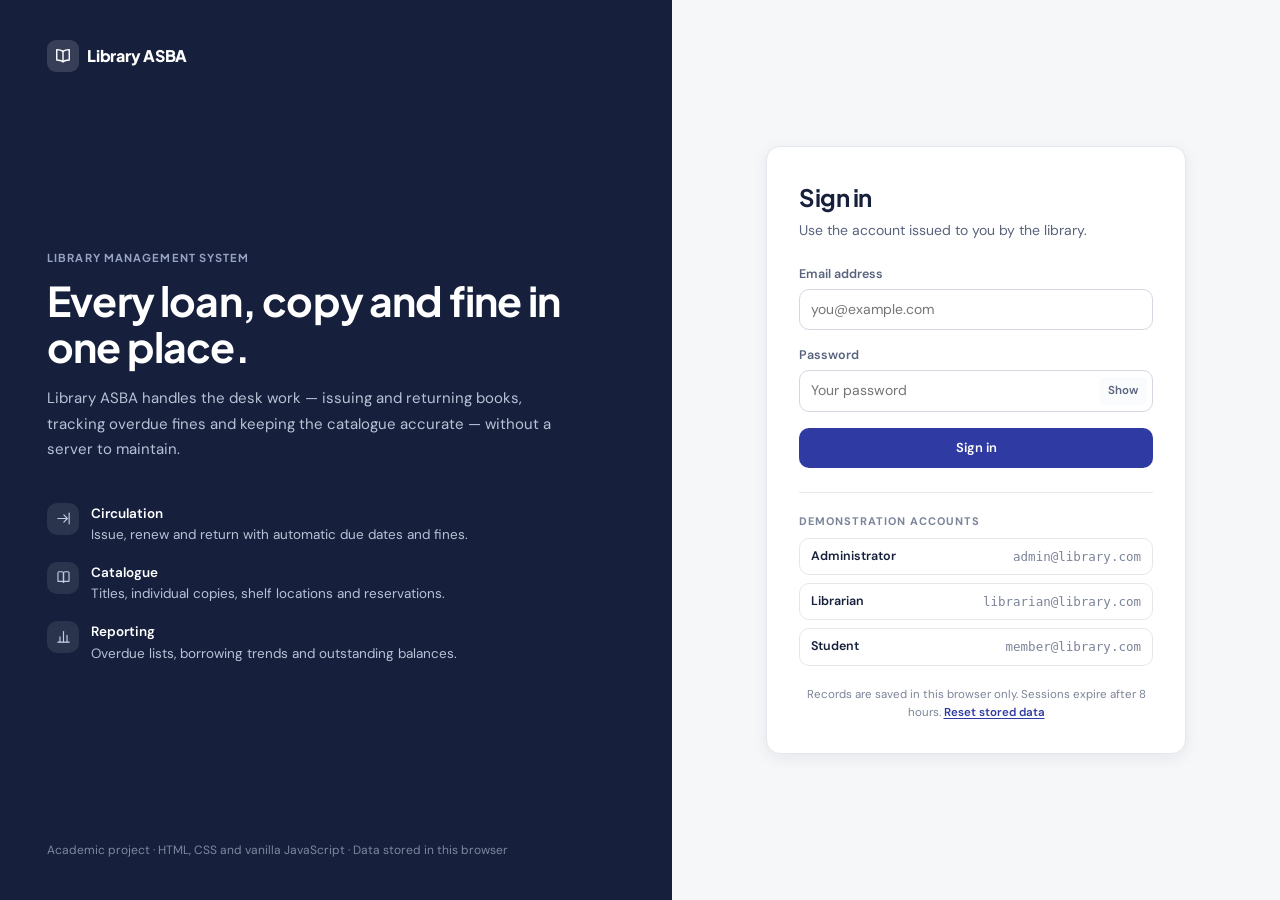
<file: index.html>
<!doctype html>
<html lang="en">
<head>
<meta charset="utf-8">
<meta name="viewport" content="width=device-width, initial-scale=1">
<meta name="description" content="Library ASBA — a browser-based library management system for circulation, cataloguing and reporting.">
<meta name="color-scheme" content="light">
<title>Sign in · Library ASBA</title>
<link rel="icon" href="data:image/svg+xml,%3Csvg xmlns='http://www.w3.org/2000/svg' viewBox='0 0 32 32'%3E%3Crect width='32' height='32' rx='7' fill='%232f3ba2'/%3E%3Cpath d='M16 10.5c-1.7-1.4-4.2-2-7.2-2v11.6c3 0 5.5.6 7.2 2 1.7-1.4 4.2-2 7.2-2V8.5c-3 0-5.5.6-7.2 2z' fill='none' stroke='%23fff' stroke-width='1.8' stroke-linejoin='round'/%3E%3Cpath d='M16 10.5v11.6' stroke='%23fff' stroke-width='1.8'/%3E%3C/svg%3E">
<link rel="preconnect" href="https://fonts.googleapis.com">
<link rel="preconnect" href="https://fonts.gstatic.com" crossorigin>
<link href="https://fonts.googleapis.com/css2?family=DM+Sans:wght@400;500;600;700&family=Plus+Jakarta+Sans:wght@600;700;800&display=swap" rel="stylesheet">
<link rel="stylesheet" href="css/style.css">
</head>
<body class="auth">

<div class="auth__layout">

  <section class="auth__intro">
    <a class="brand brand--light" href="index.html">
      <span class="brand__mark" aria-hidden="true">
        <svg viewBox="0 0 24 24" width="20" height="20" fill="none" stroke="currentColor" stroke-width="1.7" stroke-linecap="round" stroke-linejoin="round">
          <path d="M12 6.4C10.2 4.9 7.6 4.3 4.5 4.3v12.4c3.1 0 5.7.6 7.5 2.1 1.8-1.5 4.4-2.1 7.5-2.1V4.3c-3.1 0-5.7.6-7.5 2.1z"/>
          <path d="M12 6.4v12.4"/>
        </svg>
      </span>
      <span class="brand__name">Library ASBA</span>
    </a>

    <div class="auth__copy">
      <p class="eyebrow">Library Management System</p>
      <h1>Every loan, copy and fine in one place.</h1>
      <p class="auth__lede">
        Library ASBA handles the desk work — issuing and returning books, tracking
        overdue fines and keeping the catalogue accurate — without a server to maintain.
      </p>
    </div>

    <ul class="auth__features">
      <li>
        <span class="auth__feature-icon" aria-hidden="true">
          <svg viewBox="0 0 24 24" width="17" height="17" fill="none" stroke="currentColor" stroke-width="1.6" stroke-linecap="round" stroke-linejoin="round"><path d="M4 12h12.5"/><path d="M12.5 7 17.5 12l-5 5"/><path d="M20 4.5v15"/></svg>
        </span>
        <span><strong>Circulation</strong> Issue, renew and return with automatic due dates and fines.</span>
      </li>
      <li>
        <span class="auth__feature-icon" aria-hidden="true">
          <svg viewBox="0 0 24 24" width="17" height="17" fill="none" stroke="currentColor" stroke-width="1.6" stroke-linecap="round" stroke-linejoin="round"><path d="M4.2 5.2A1.4 1.4 0 0 1 5.6 3.8h4.2a2 2 0 0 1 2 2v13a1.8 1.8 0 0 0-1.8-1.4H4.2z"/><path d="M19.8 5.2a1.4 1.4 0 0 0-1.4-1.4h-4.2a2 2 0 0 0-2 2v13a1.8 1.8 0 0 1 1.8-1.4h5.8z"/></svg>
        </span>
        <span><strong>Catalogue</strong> Titles, individual copies, shelf locations and reservations.</span>
      </li>
      <li>
        <span class="auth__feature-icon" aria-hidden="true">
          <svg viewBox="0 0 24 24" width="17" height="17" fill="none" stroke="currentColor" stroke-width="1.6" stroke-linecap="round" stroke-linejoin="round"><path d="M4 20h16"/><path d="M7 20V12.5"/><path d="M12 20V5"/><path d="M17 20v-9.5"/></svg>
        </span>
        <span><strong>Reporting</strong> Overdue lists, borrowing trends and outstanding balances.</span>
      </li>
    </ul>

    <p class="auth__footnote">Academic project · HTML, CSS and vanilla JavaScript · Data stored in this browser</p>
  </section>

  <section class="auth__panel">
    <div class="auth__card">

      <a class="brand brand--compact" href="index.html">
        <span class="brand__mark" aria-hidden="true">
          <svg viewBox="0 0 24 24" width="18" height="18" fill="none" stroke="currentColor" stroke-width="1.7" stroke-linecap="round" stroke-linejoin="round">
            <path d="M12 6.4C10.2 4.9 7.6 4.3 4.5 4.3v12.4c3.1 0 5.7.6 7.5 2.1 1.8-1.5 4.4-2.1 7.5-2.1V4.3c-3.1 0-5.7.6-7.5 2.1z"/>
            <path d="M12 6.4v12.4"/>
          </svg>
        </span>
        <span class="brand__name">Library ASBA</span>
      </a>

      <div class="auth__heading">
        <h2>Sign in</h2>
        <p>Use the account issued to you by the library.</p>
      </div>

      <form id="loginForm" novalidate aria-busy="true">
        <div class="field">
          <label for="email">Email address</label>
          <input id="email" name="email" type="email" autocomplete="username"
                 placeholder="you@example.com" required>
        </div>

        <div class="field">
          <label for="password">Password</label>
          <div class="field__password">
            <input id="password" name="password" type="password" autocomplete="current-password"
                   placeholder="Your password" required>
            <button type="button" id="togglePassword" class="field__reveal" aria-label="Show password">Show</button>
          </div>
        </div>

        <button type="submit" id="loginSubmit" class="btn btn--primary btn--block">Sign in</button>
      </form>

      <div class="auth__demo">
        <p class="auth__demo-title">Demonstration accounts</p>
        <button type="button" class="auth__demo-button"
                data-demo-email="admin@library.com" data-demo-password="admin123">
          <span>Administrator</span><span class="cell-mono">admin@library.com</span>
        </button>
        <button type="button" class="auth__demo-button"
                data-demo-email="librarian@library.com" data-demo-password="lib123">
          <span>Librarian</span><span class="cell-mono">librarian@library.com</span>
        </button>
        <button type="button" class="auth__demo-button"
                data-demo-email="member@library.com" data-demo-password="member123">
          <span>Student</span><span class="cell-mono">member@library.com</span>
        </button>
      </div>

      <p class="auth__note">
        Records are saved in this browser only. Sessions expire after 8 hours.
        <button type="button" class="auth__link" data-action="reset-data">Reset stored data</button>
      </p>
    </div>
  </section>

</div>

<dialog id="confirmModal" class="dialog dialog--confirm" aria-labelledby="confirmModalTitle">
  <div class="dialog__body">
    <h2 id="confirmModalTitle"></h2>
    <p id="confirmModalMessage" class="dialog__message"></p>
    <div class="form-actions">
      <button type="button" class="btn btn--ghost" id="confirmModalCancel" data-action="close-confirm">Cancel</button>
      <button type="button" class="btn btn--primary" id="confirmModalAccept">Confirm</button>
    </div>
  </div>
</dialog>

<div id="toast" class="toast" role="status" aria-live="polite"></div>

<script src="js/core.js"></script>
<script src="js/ui.js"></script>
<script src="js/login.js"></script>
</body>
</html>
</file>
<file: css/style.css>
/*
 * Library ASBA — Library Management System
 * style.css
 *
 *  1. Design tokens
 *  2. Base and resets
 *  3. Typography helpers
 *  4. Buttons and controls
 *  5. Forms
 *  6. Sign-in page
 *  7. Application shell
 *  8. Page furniture (headers, cards, stats)
 *  9. Tables and data display
 * 10. Profile
 * 11. Dialogs, toasts and notices
 * 12. Responsive rules
 * 13. Motion and print
 */

/* ==========================================================================
 * 1. Design tokens
 * ========================================================================== */

:root {
  /* Brand */
  --primary: #2f3ba2;
  --primary-strong: #26307f;
  --primary-soft: #eef0fb;
  --ink: #16203c;

  /* Neutrals */
  --canvas: #f6f7f9;
  --surface: #ffffff;
  --surface-sunken: #fafbfc;
  --line: #e4e7ec;
  --line-strong: #d3d8e0;
  --text: #16203c;
  --text-muted: #59637d;
  --text-subtle: #7b8499;

  /* Semantic */
  --success: #17724a;
  --success-bg: #e9f7f0;
  --danger: #a5271b;
  --danger-bg: #fdeeec;
  --warning: #8a5a06;
  --warning-bg: #fdf4e3;
  --info: #1f5aa8;
  --info-bg: #eaf2fc;

  /* Spacing scale */
  --space-1: 4px;
  --space-2: 8px;
  --space-3: 12px;
  --space-4: 16px;
  --space-5: 20px;
  --space-6: 24px;
  --space-8: 32px;
  --space-10: 40px;

  /* Radii */
  --radius-sm: 6px;
  --radius-md: 10px;
  --radius-lg: 14px;

  /* Elevation */
  --shadow-sm: 0 1px 2px rgba(22, 32, 60, .06);
  --shadow-md: 0 4px 16px rgba(22, 32, 60, .07);
  --shadow-lg: 0 24px 60px rgba(22, 32, 60, .18);

  /* Type */
  --font-body: "DM Sans", system-ui, -apple-system, "Segoe UI", sans-serif;
  --font-display: "Plus Jakarta Sans", "DM Sans", system-ui, sans-serif;
  --font-mono: ui-monospace, "SF Mono", "Cascadia Mono", Menlo, monospace;

  --sidebar-width: 236px;
  --topbar-height: 64px;
}

/* ==========================================================================
 * 2. Base and resets
 * ========================================================================== */

*,
*::before,
*::after { box-sizing: border-box; }

body {
  margin: 0;
  background: var(--canvas);
  color: var(--text);
  font-family: var(--font-body);
  font-size: 14px;
  line-height: 1.55;
  -webkit-font-smoothing: antialiased;
}

h1, h2, h3 {
  font-family: var(--font-display);
  color: var(--ink);
  letter-spacing: -.02em;
  margin: 0;
}

p { margin: 0; }
ul, ol, dl, dd { margin: 0; padding: 0; }
li { list-style: none; }

a {
  color: inherit;
  text-decoration: none;
}

button, input, select, textarea { font: inherit; color: inherit; }
button { cursor: pointer; }

svg.icon { display: block; flex: none; }

:focus-visible {
  outline: 2px solid var(--primary);
  outline-offset: 2px;
  border-radius: var(--radius-sm);
}

.skip-link {
  position: absolute;
  left: var(--space-4);
  top: -60px;
  z-index: 100;
  background: var(--surface);
  color: var(--primary);
  padding: var(--space-2) var(--space-4);
  border-radius: var(--radius-md);
  box-shadow: var(--shadow-md);
  font-weight: 600;
  transition: top .15s ease;
}
.skip-link:focus { top: var(--space-3); }

.visually-hidden {
  position: absolute;
  width: 1px; height: 1px;
  margin: -1px; padding: 0;
  overflow: hidden;
  clip: rect(0 0 0 0);
  white-space: nowrap;
  border: 0;
}

/* ==========================================================================
 * 3. Typography helpers
 * ========================================================================== */

.eyebrow {
  font-family: var(--font-display);
  font-size: 11px;
  font-weight: 700;
  letter-spacing: .1em;
  text-transform: uppercase;
  color: var(--text-subtle);
}

.cell-sub {
  display: block;
  font-size: 12px;
  color: var(--text-subtle);
  margin-top: 2px;
}

.cell-mono {
  font-family: var(--font-mono);
  font-size: 12.5px;
  font-variant-numeric: tabular-nums;
}

.cell-muted { color: var(--text-subtle); }

.amount {
  font-variant-numeric: tabular-nums;
  font-weight: 600;
}
.amount--due { color: var(--danger); }

.brand {
  display: inline-flex;
  align-items: center;
  gap: var(--space-2);
  font-family: var(--font-display);
  font-size: 16px;
  font-weight: 800;
  letter-spacing: -.015em;
  color: var(--ink);
}

.brand__name { white-space: nowrap; }

.brand__mark {
  display: grid;
  place-items: center;
  width: 32px;
  height: 32px;
  border-radius: 9px;
  background: var(--primary);
  color: #fff;
  flex: none;
}

.brand--light { color: #fff; }
.brand--light .brand__mark { background: rgba(255, 255, 255, .14); }

/* ==========================================================================
 * 4. Buttons and controls
 * ========================================================================== */

.btn {
  display: inline-flex;
  align-items: center;
  justify-content: center;
  gap: var(--space-2);
  border: 1px solid transparent;
  border-radius: var(--radius-md);
  padding: 9px 14px;
  font-size: 13px;
  font-weight: 600;
  white-space: nowrap;
  transition: background-color .15s ease, border-color .15s ease, color .15s ease;
}

.btn--primary { background: var(--primary); color: #fff; }
.btn--primary:hover:not(:disabled) { background: var(--primary-strong); }

.btn--ghost {
  background: var(--surface);
  border-color: var(--line-strong);
  color: var(--text);
}
.btn--ghost:hover:not(:disabled) { background: var(--surface-sunken); border-color: var(--text-subtle); }

.btn--danger { background: var(--danger); color: #fff; }
.btn--danger:hover:not(:disabled) { background: #8b1f15; }

.btn--danger-quiet {
  background: var(--surface);
  border-color: var(--line-strong);
  color: var(--danger);
}
.btn--danger-quiet:hover:not(:disabled) { background: var(--danger-bg); border-color: var(--danger); }

.btn--small { padding: 6px 10px; font-size: 12px; border-radius: var(--radius-sm); }
.btn--block { width: 100%; }

.btn:disabled { opacity: .5; cursor: not-allowed; }

.icon-button {
  display: grid;
  place-items: center;
  width: 34px;
  height: 34px;
  border: 1px solid transparent;
  border-radius: var(--radius-md);
  background: transparent;
  color: var(--text-muted);
}
.icon-button:hover { background: var(--surface-sunken); color: var(--text); }

.select-inline {
  border: 1px solid var(--line-strong);
  border-radius: var(--radius-sm);
  padding: 5px 8px;
  font-size: 12px;
  background: var(--surface);
}

/* ==========================================================================
 * 5. Forms
 * ========================================================================== */

.field { margin-bottom: var(--space-4); min-width: 0; }
.field--full { grid-column: 1 / -1; }

.field label {
  display: block;
  font-size: 12.5px;
  font-weight: 600;
  color: var(--text-muted);
  margin-bottom: var(--space-1);
}

.field input,
.field select,
.field textarea {
  width: 100%;
  border: 1px solid var(--line-strong);
  border-radius: var(--radius-md);
  background: var(--surface);
  padding: 9px 11px;
  transition: border-color .15s ease, box-shadow .15s ease;
}

.field input:focus,
.field select:focus,
.field textarea:focus {
  outline: none;
  border-color: var(--primary);
  box-shadow: 0 0 0 3px rgba(47, 59, 162, .12);
}

.field textarea { resize: vertical; min-height: 76px; }

.field__hint {
  font-size: 11.5px;
  color: var(--text-subtle);
  margin-top: var(--space-1);
}

.field__readonly {
  background: var(--surface-sunken);
  color: var(--text-subtle);
  cursor: not-allowed;
}

.field__password { position: relative; }
.field__password input { padding-right: 62px; }

.field__reveal {
  position: absolute;
  top: 50%;
  right: 6px;
  transform: translateY(-50%);
  border: 0;
  border-radius: var(--radius-sm);
  background: var(--surface-sunken);
  color: var(--text-muted);
  padding: 5px 9px;
  font-size: 11.5px;
  font-weight: 600;
}
.field__reveal:hover { background: var(--line); color: var(--text); }

.field-grid {
  display: grid;
  grid-template-columns: repeat(2, minmax(0, 1fr));
  gap: 0 var(--space-4);
}

.form-actions {
  display: flex;
  justify-content: flex-end;
  gap: var(--space-2);
  margin-top: var(--space-2);
}

.form-note {
  font-size: 12px;
  color: var(--text-subtle);
  margin-top: var(--space-3);
}

.inline-form {
  margin-top: var(--space-6);
  padding-top: var(--space-5);
  border-top: 1px solid var(--line);
}

.search {
  position: relative;
  min-width: 240px;
  flex: 1 1 240px;
  max-width: 380px;
}

.search__icon {
  position: absolute;
  top: 50%;
  left: 11px;
  transform: translateY(-50%);
  color: var(--text-subtle);
  pointer-events: none;
}

.search input {
  width: 100%;
  border: 1px solid var(--line-strong);
  border-radius: var(--radius-md);
  background: var(--surface);
  padding: 8px 11px 8px 34px;
}
.search input:focus {
  outline: none;
  border-color: var(--primary);
  box-shadow: 0 0 0 3px rgba(47, 59, 162, .12);
}

/* ==========================================================================
 * 6. Sign-in page
 * ========================================================================== */

.auth__layout {
  min-height: 100vh;
  display: grid;
  grid-template-columns: 1.05fr .95fr;
}

.auth__intro {
  display: flex;
  flex-direction: column;
  gap: var(--space-10);
  padding: var(--space-10) 7%;
  background: var(--ink);
  color: #fff;
}

.auth__copy { margin-top: auto; max-width: 520px; }
.auth__copy .eyebrow { color: #97a2c4; }

.auth__copy h1 {
  color: #fff;
  font-size: clamp(30px, 3.2vw, 44px);
  line-height: 1.12;
  margin: var(--space-3) 0 var(--space-4);
}

.auth__lede {
  color: #b9c1d6;
  font-size: 15px;
  line-height: 1.7;
}

.auth__features {
  display: grid;
  gap: var(--space-4);
  margin-bottom: auto;
  max-width: 460px;
}

.auth__features li {
  display: flex;
  gap: var(--space-3);
  align-items: flex-start;
  font-size: 13.5px;
  color: #b9c1d6;
  line-height: 1.6;
}

.auth__features strong {
  display: block;
  color: #fff;
  font-weight: 600;
}

.auth__feature-icon {
  display: grid;
  place-items: center;
  width: 32px;
  height: 32px;
  border-radius: var(--radius-md);
  background: rgba(255, 255, 255, .09);
  color: #c6cde2;
  flex: none;
}

.auth__footnote { font-size: 12px; color: #7d879f; }

.auth__panel {
  display: grid;
  place-items: center;
  padding: var(--space-8) var(--space-5);
  background: var(--canvas);
}

.auth__card {
  width: min(420px, 100%);
  background: var(--surface);
  border: 1px solid var(--line);
  border-radius: var(--radius-lg);
  padding: var(--space-8);
  box-shadow: var(--shadow-md);
}

.brand--compact { display: none; margin-bottom: var(--space-6); }

.auth__heading { margin-bottom: var(--space-6); }
.auth__heading h2 { font-size: 24px; }
.auth__heading p { color: var(--text-muted); margin-top: var(--space-1); }

.auth__demo {
  margin-top: var(--space-6);
  padding-top: var(--space-5);
  border-top: 1px solid var(--line);
}

.auth__demo-title {
  font-size: 11px;
  font-weight: 700;
  letter-spacing: .09em;
  text-transform: uppercase;
  color: var(--text-subtle);
  margin-bottom: var(--space-2);
}

.auth__demo-button {
  display: flex;
  justify-content: space-between;
  align-items: center;
  gap: var(--space-3);
  width: 100%;
  margin-top: var(--space-2);
  padding: 8px 11px;
  border: 1px solid var(--line);
  border-radius: var(--radius-md);
  background: var(--surface);
  font-size: 12.5px;
  font-weight: 600;
  text-align: left;
}
.auth__demo-button:hover { border-color: var(--primary); background: var(--primary-soft); }
.auth__demo-button .cell-mono { font-weight: 400; color: var(--text-subtle); }

.auth__note {
  margin-top: var(--space-5);
  font-size: 11.5px;
  color: var(--text-subtle);
  text-align: center;
}

.auth__link {
  display: inline;
  border: 0;
  padding: 0;
  background: none;
  color: var(--primary);
  font-size: inherit;
  font-weight: 600;
  text-decoration: underline;
  text-underline-offset: 2px;
}
.auth__link:hover { color: var(--primary-strong); }

/* ==========================================================================
 * 7. Application shell
 * ========================================================================== */

.topbar {
  position: sticky;
  top: 0;
  z-index: 30;
  height: var(--topbar-height);
  display: flex;
  align-items: center;
  justify-content: space-between;
  gap: var(--space-4);
  padding: 0 var(--space-6);
  background: var(--surface);
  border-bottom: 1px solid var(--line);
}

.topbar__left,
.topbar__right { display: flex; align-items: center; gap: var(--space-3); }

.topbar__menu { display: none; }

.account {
  display: flex;
  align-items: center;
  gap: var(--space-2);
  border: 1px solid transparent;
  border-radius: var(--radius-md);
  background: transparent;
  padding: 4px 8px 4px 4px;
  text-align: left;
}
.account:hover { background: var(--surface-sunken); border-color: var(--line); }

.account__avatar {
  display: grid;
  place-items: center;
  width: 32px;
  height: 32px;
  border-radius: 9px;
  background: var(--primary-soft);
  color: var(--primary);
  font-family: var(--font-display);
  font-weight: 700;
  flex: none;
}

.account__text { display: grid; line-height: 1.3; }
.account__text strong { font-size: 12.5px; }
.account__text small { font-size: 11px; color: var(--text-subtle); }

.workspace {
  display: flex;
  align-items: flex-start;
  min-height: calc(100vh - var(--topbar-height));
}

.sidebar {
  position: sticky;
  top: var(--topbar-height);
  width: var(--sidebar-width);
  flex: none;
  height: calc(100vh - var(--topbar-height));
  overflow-y: auto;
  padding: var(--space-5) var(--space-3);
  background: var(--surface);
  border-right: 1px solid var(--line);
}

.sidebar__label {
  font-size: 10.5px;
  font-weight: 700;
  letter-spacing: .11em;
  text-transform: uppercase;
  color: var(--text-subtle);
  padding: 0 var(--space-3) var(--space-2);
}

.sidebar__list { display: grid; gap: 2px; }

.nav-item {
  display: flex;
  align-items: center;
  gap: var(--space-3);
  width: 100%;
  padding: 9px var(--space-3);
  border: 0;
  border-radius: var(--radius-md);
  background: transparent;
  color: var(--text-muted);
  font-size: 13px;
  font-weight: 500;
  text-align: left;
}
.nav-item:hover { background: var(--surface-sunken); color: var(--text); }

.nav-item--active {
  background: var(--primary-soft);
  color: var(--primary);
  font-weight: 600;
}

.nav-item__icon { display: grid; place-items: center; color: currentColor; }

.workspace__scrim { display: none; }

.main {
  flex: 1;
  min-width: 0;
  padding: var(--space-6) var(--space-8) var(--space-10);
}
.main:focus { outline: none; }

.site-footer {
  padding: var(--space-5) var(--space-6);
  border-top: 1px solid var(--line);
  background: var(--surface);
  color: var(--text-subtle);
  font-size: 11.5px;
  text-align: center;
}

/* ==========================================================================
 * 8. Page furniture
 * ========================================================================== */

.page-header {
  display: flex;
  align-items: flex-end;
  justify-content: space-between;
  gap: var(--space-5);
  margin-bottom: var(--space-6);
}

.page-header h1 { font-size: 24px; margin: var(--space-1) 0 var(--space-1); }
.page-header__description { color: var(--text-muted); max-width: 62ch; }
.page-header__actions { display: flex; gap: var(--space-2); flex: none; }

.card {
  background: var(--surface);
  border: 1px solid var(--line);
  border-radius: var(--radius-lg);
  padding: var(--space-5);
  box-shadow: var(--shadow-sm);
  margin-bottom: var(--space-5);
  min-width: 0;
}

.card__head {
  display: flex;
  align-items: baseline;
  justify-content: space-between;
  gap: var(--space-3);
  margin-bottom: var(--space-4);
}
.card__head h2 { font-size: 15px; }
.card__meta { font-size: 11.5px; color: var(--text-subtle); }

.layout-split {
  display: grid;
  grid-template-columns: minmax(0, 1.6fr) minmax(0, 1fr);
  gap: var(--space-5);
  align-items: start;
}
.layout-split .card { margin-bottom: 0; }
.layout-split--wide-left { grid-template-columns: minmax(0, 2fr) minmax(0, 1fr); }

.stat-grid {
  display: grid;
  grid-template-columns: repeat(4, minmax(0, 1fr));
  gap: var(--space-4);
  margin-bottom: var(--space-5);
}

.stat {
  background: var(--surface);
  border: 1px solid var(--line);
  border-radius: var(--radius-lg);
  padding: var(--space-4);
  box-shadow: var(--shadow-sm);
}

.stat__head {
  display: flex;
  align-items: center;
  justify-content: space-between;
  gap: var(--space-2);
}

.stat__label { font-size: 12px; font-weight: 600; color: var(--text-muted); }

.stat__icon {
  display: grid;
  place-items: center;
  width: 30px;
  height: 30px;
  border-radius: var(--radius-md);
  background: var(--surface-sunken);
  color: var(--text-muted);
  flex: none;
}
.stat__icon--success { background: var(--success-bg); color: var(--success); }
.stat__icon--danger  { background: var(--danger-bg);  color: var(--danger); }
.stat__icon--warning { background: var(--warning-bg); color: var(--warning); }
.stat__icon--info    { background: var(--info-bg);    color: var(--info); }

.stat__value {
  font-family: var(--font-display);
  font-size: 26px;
  font-weight: 700;
  color: var(--ink);
  font-variant-numeric: tabular-nums;
  margin-top: var(--space-3);
  line-height: 1.15;
}

.stat__note { font-size: 11.5px; color: var(--text-subtle); margin-top: 2px; }

.action-stack { display: grid; gap: var(--space-2); }
.action-stack .btn { justify-content: flex-start; }

.summary-list,
.detail-list { display: grid; gap: var(--space-2); }
.summary-list { margin-top: var(--space-5); }

.summary-list > div,
.detail-list > div {
  display: flex;
  align-items: baseline;
  justify-content: space-between;
  gap: var(--space-3);
  padding-bottom: var(--space-2);
  border-bottom: 1px dashed var(--line);
}
.summary-list > div:last-child,
.detail-list > div:last-child { border-bottom: 0; padding-bottom: 0; }

.summary-list dt,
.detail-list dt { font-size: 12.5px; color: var(--text-muted); }

.summary-list dd,
.detail-list dd { font-size: 13px; font-weight: 600; text-align: right; }

.detail-heading {
  font-size: 13px;
  margin: var(--space-6) 0 var(--space-3);
  padding-top: var(--space-4);
  border-top: 1px solid var(--line);
}

.detail-prose { color: var(--text-muted); line-height: 1.7; }

.credential {
  margin: var(--space-4) 0;
  padding: var(--space-4);
  border: 1px dashed var(--primary);
  border-radius: var(--radius-md);
  background: var(--primary-soft);
  color: var(--primary);
  font-family: var(--font-mono);
  font-size: 18px;
  font-weight: 600;
  letter-spacing: .04em;
  text-align: center;
  user-select: all;
}

.timeline { display: grid; gap: var(--space-2); margin-bottom: var(--space-4); }
.timeline li {
  display: flex;
  justify-content: space-between;
  gap: var(--space-3);
  font-size: 12.5px;
  padding-bottom: var(--space-2);
  border-bottom: 1px dashed var(--line);
}
.timeline span { color: var(--text-subtle); }

.rank-list { display: grid; gap: var(--space-4); }
.rank__label {
  display: flex;
  justify-content: space-between;
  gap: var(--space-3);
  font-size: 12.5px;
  margin-bottom: var(--space-1);
}
.rank__label strong { font-variant-numeric: tabular-nums; }
.rank__bar { height: 6px; border-radius: 999px; background: var(--surface-sunken); overflow: hidden; }
.rank__bar span { display: block; height: 100%; border-radius: 999px; background: var(--primary); }

.toolbar {
  display: flex;
  align-items: center;
  justify-content: space-between;
  gap: var(--space-4);
  flex-wrap: wrap;
  margin-bottom: var(--space-4);
}
.toolbar__count { font-size: 12.5px; color: var(--text-muted); }

/* ==========================================================================
 * 9. Tables and data display
 * ========================================================================== */

.table-wrap {
  overflow-x: auto;
  margin: 0 calc(var(--space-5) * -1) calc(var(--space-5) * -1);
  padding: 0 var(--space-5) var(--space-1);
}

.data-table {
  width: 100%;
  border-collapse: collapse;
  font-size: 13px;
}

.data-table th {
  padding: var(--space-2) var(--space-3);
  border-bottom: 1px solid var(--line);
  background: var(--surface-sunken);
  color: var(--text-muted);
  font-size: 10.5px;
  font-weight: 700;
  letter-spacing: .07em;
  text-transform: uppercase;
  text-align: left;
  white-space: nowrap;
}
.data-table th:first-child { border-top-left-radius: var(--radius-sm); }
.data-table th:last-child { border-top-right-radius: var(--radius-sm); }

.data-table td {
  padding: var(--space-3);
  border-bottom: 1px solid var(--line);
  vertical-align: top;
}

.data-table tbody tr:last-child td { border-bottom: 0; }
.data-table tbody tr:hover td { background: var(--surface-sunken); }

.align-right { text-align: right; }

.row-actions {
  display: flex;
  gap: var(--space-2);
  flex-wrap: wrap;
  align-items: center;
}

.badge {
  display: inline-flex;
  align-items: center;
  padding: 3px 8px;
  border-radius: 999px;
  font-size: 11px;
  font-weight: 600;
  white-space: nowrap;
}
.badge--neutral { background: var(--surface-sunken); color: var(--text-muted); border: 1px solid var(--line); }
.badge--success { background: var(--success-bg); color: var(--success); }
.badge--danger  { background: var(--danger-bg);  color: var(--danger); }
.badge--warning { background: var(--warning-bg); color: var(--warning); }
.badge--info    { background: var(--info-bg);    color: var(--info); }

.pill {
  display: inline-flex;
  padding: 3px 9px;
  border-radius: 999px;
  background: rgba(255, 255, 255, .14);
  font-size: 11px;
  font-weight: 600;
}

.empty-state {
  display: grid;
  justify-items: center;
  gap: var(--space-2);
  padding: var(--space-10) var(--space-5);
  text-align: center;
}

.empty-state__icon {
  display: grid;
  place-items: center;
  width: 44px;
  height: 44px;
  border-radius: 50%;
  background: var(--surface-sunken);
  color: var(--text-subtle);
}

.empty-state__title { font-weight: 600; color: var(--text); }
.empty-state__description { font-size: 12.5px; color: var(--text-subtle); max-width: 46ch; }

/* ==========================================================================
 * 10. Profile
 * ========================================================================== */

.profile {
  display: grid;
  grid-template-columns: 260px minmax(0, 1fr);
  gap: var(--space-5);
  align-items: start;
}

.profile__summary {
  background: var(--ink);
  border-radius: var(--radius-lg);
  padding: var(--space-6);
  color: #fff;
}

.profile__avatar {
  display: grid;
  place-items: center;
  width: 60px;
  height: 60px;
  border-radius: var(--radius-lg);
  background: rgba(255, 255, 255, .12);
  font-family: var(--font-display);
  font-size: 24px;
  font-weight: 700;
  margin-bottom: var(--space-4);
}

.profile__summary h2 { color: #fff; font-size: 18px; }
.profile__role { color: #b9c1d6; font-size: 12.5px; margin-top: 2px; }
.profile__email { color: #8b95af; font-size: 12px; word-break: break-all; }
.profile__pills { display: flex; flex-wrap: wrap; gap: var(--space-2); margin-top: var(--space-4); }

.profile__facts {
  display: grid;
  gap: var(--space-2);
  margin-top: var(--space-5);
  padding-top: var(--space-4);
  border-top: 1px solid rgba(255, 255, 255, .12);
}
.profile__facts > div { display: flex; justify-content: space-between; gap: var(--space-3); }
.profile__facts dt { font-size: 12px; color: #8b95af; }
.profile__facts dd { font-size: 12.5px; font-weight: 600; }

.profile__forms { min-width: 0; }

/* ==========================================================================
 * 11. Dialogs, toasts and notices
 * ========================================================================== */

.dialog {
  width: min(620px, calc(100vw - 32px));
  max-height: min(86vh, 760px);
  padding: 0;
  border: 1px solid var(--line);
  border-radius: var(--radius-lg);
  background: var(--surface);
  color: var(--text);
  box-shadow: var(--shadow-lg);
  overflow: hidden;
}
.dialog--wide { width: min(860px, calc(100vw - 32px)); }
.dialog--confirm { width: min(460px, calc(100vw - 32px)); }

.dialog::backdrop { background: rgba(22, 32, 60, .5); }

.dialog__head {
  display: flex;
  align-items: flex-start;
  justify-content: space-between;
  gap: var(--space-4);
  padding: var(--space-5) var(--space-5) var(--space-3);
  border-bottom: 1px solid var(--line);
}
.dialog__head h2 { font-size: 17px; }
.dialog__description { font-size: 12.5px; color: var(--text-subtle); margin-top: 2px; }

.dialog__body {
  padding: var(--space-5);
  overflow-y: auto;
  max-height: calc(86vh - 84px);
}

.dialog--confirm h2 { font-size: 16px; margin-bottom: var(--space-2); }
.dialog__message { color: var(--text-muted); margin-bottom: var(--space-5); }

.dialog .table-wrap { margin: 0; padding: 0; }

.toast {
  position: fixed;
  right: var(--space-5);
  bottom: var(--space-5);
  z-index: 200;
  max-width: min(400px, calc(100vw - 40px));
  padding: 11px var(--space-4);
  border-radius: var(--radius-md);
  background: var(--ink);
  color: #fff;
  font-size: 13px;
  box-shadow: var(--shadow-lg);
  opacity: 0;
  transform: translateY(8px);
  pointer-events: none;
  transition: opacity .2s ease, transform .2s ease;
}
.toast--visible { opacity: 1; transform: none; }
.toast--success { background: #145c3c; }
.toast--error { background: #8b1f15; }
.toast--info { background: var(--primary-strong); }

.notice {
  display: flex;
  align-items: flex-start;
  gap: var(--space-3);
  padding: var(--space-4);
  border-radius: var(--radius-lg);
  border: 1px solid var(--line);
  background: var(--surface);
  margin-bottom: var(--space-5);
}
.notice__icon { flex: none; margin-top: 2px; }
.notice__title { font-weight: 600; }
.notice p { font-size: 12.5px; color: var(--text-muted); }
.notice .btn { margin-left: auto; flex: none; }

.notice--warning { background: var(--warning-bg); border-color: #f0dcb0; color: var(--warning); }
.notice--warning .notice__title { color: var(--warning); }
.notice--danger { background: var(--danger-bg); border-color: #f2c9c4; color: var(--danger); }
.notice--danger .notice__title { color: var(--danger); }

/* ==========================================================================
 * 12. Responsive rules
 * ========================================================================== */

@media (max-width: 1180px) {
  .stat-grid { grid-template-columns: repeat(2, minmax(0, 1fr)); }
  .layout-split,
  .layout-split--wide-left { grid-template-columns: minmax(0, 1fr); }
  .layout-split .card { margin-bottom: 0; }
}

@media (max-width: 960px) {
  .auth__layout { grid-template-columns: minmax(0, 1fr); }
  .auth__intro { display: none; }
  .brand--compact { display: inline-flex; }
  .auth__panel { min-height: 100vh; }

  .main { padding: var(--space-5) var(--space-5) var(--space-8); }
  .topbar { padding: 0 var(--space-4); }
  .topbar__menu { display: grid; }

  .sidebar {
    position: fixed;
    top: var(--topbar-height);
    left: 0;
    z-index: 25;
    height: calc(100vh - var(--topbar-height));
    transform: translateX(-100%);
    transition: transform .2s ease;
    box-shadow: var(--shadow-lg);
  }
  .nav-open .sidebar { transform: none; }

  .nav-open .workspace__scrim {
    display: block;
    position: fixed;
    inset: var(--topbar-height) 0 0;
    z-index: 24;
    background: rgba(22, 32, 60, .4);
  }

  .profile { grid-template-columns: minmax(0, 1fr); }
  .account__text { display: none; }
  .topbar__left { min-width: 0; gap: var(--space-2); }
  .brand { font-size: 15px; }
}

@media (max-width: 640px) {
  .stat-grid { grid-template-columns: minmax(0, 1fr); }
  .field-grid { grid-template-columns: minmax(0, 1fr); }
  .field--full { grid-column: auto; }
  .page-header { flex-direction: column; align-items: flex-start; }
  .page-header__actions { width: 100%; }
  .page-header__actions .btn { flex: 1; }
  .auth__card { padding: var(--space-6) var(--space-5); }
  .toolbar { flex-direction: column; align-items: stretch; }
  .search { max-width: none; }
  .toast { left: var(--space-4); right: var(--space-4); max-width: none; }
}

/* ==========================================================================
 * 13. Motion and print
 * ========================================================================== */

@media (prefers-reduced-motion: reduce) {
  *,
  *::before,
  *::after {
    animation-duration: .01ms !important;
    animation-iteration-count: 1 !important;
    transition-duration: .01ms !important;
    scroll-behavior: auto !important;
  }
}

@media print {
  .topbar,
  .sidebar,
  .site-footer,
  .page-header__actions,
  .row-actions,
  .toolbar,
  .toast { display: none !important; }

  body { background: #fff; }
  .main { padding: 0; }
  .card,
  .stat { border-color: #c9ced9; box-shadow: none; break-inside: avoid; }
  .table-wrap { overflow: visible; margin: 0; padding: 0; }
}
</file>
